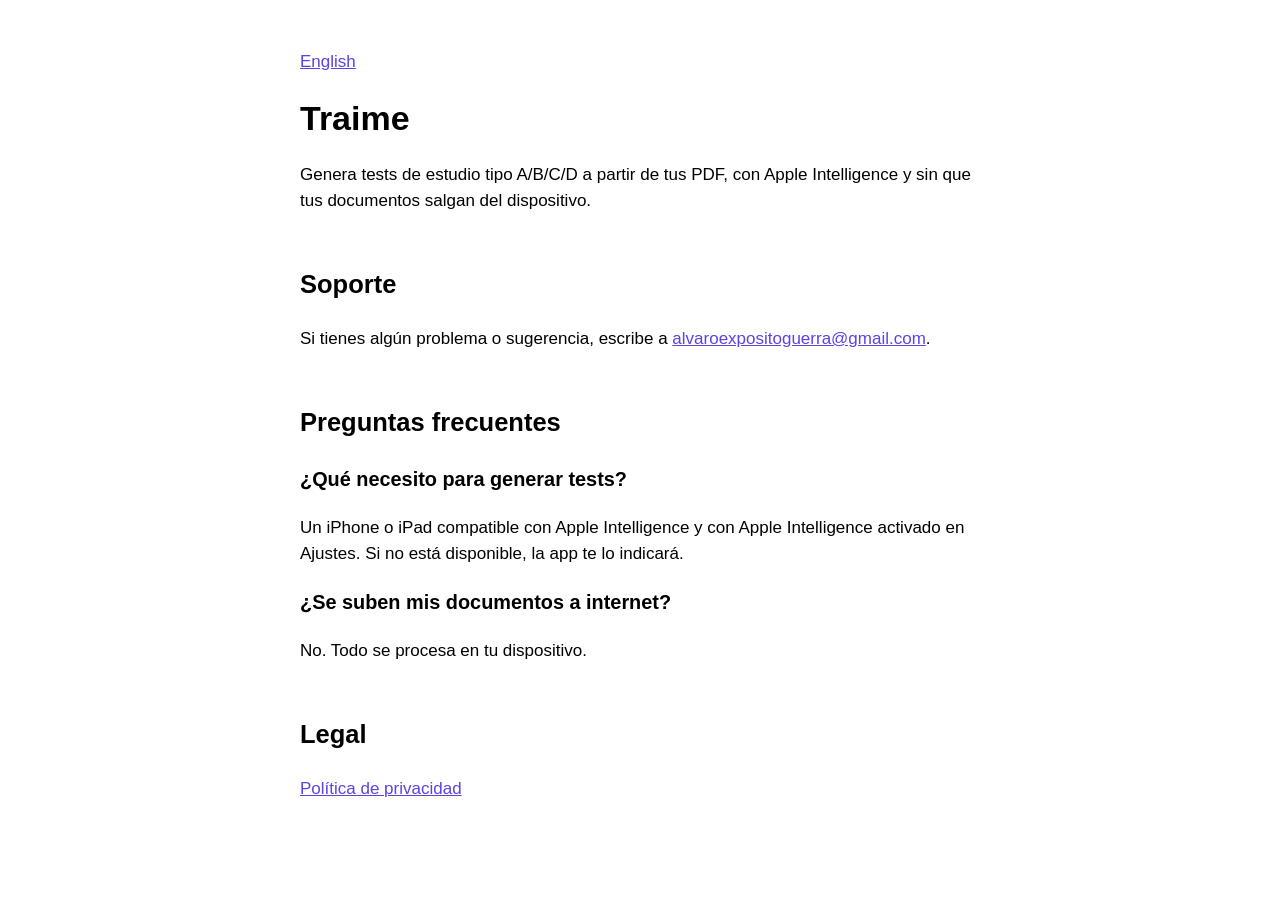
<file: index.html>
<!DOCTYPE html>
<html lang="es">
<head>
    <meta charset="utf-8">
    <meta name="viewport" content="width=device-width, initial-scale=1">
    <title>Traime · Soporte</title>
    <link rel="stylesheet" href="estilo.css">
</head>
<body>
<main>
    <p><a href="support.html" hreflang="en">English</a></p>
    <h1>Traime</h1>
    <p>Genera tests de estudio tipo A/B/C/D a partir de tus PDF, con Apple Intelligence y sin que tus documentos
    salgan del dispositivo.</p>

    <h2>Soporte</h2>
    <p>Si tienes algún problema o sugerencia, escribe a
    <a href="mailto:alvaroexpositoguerra@gmail.com">alvaroexpositoguerra@gmail.com</a>.</p>

    <h2>Preguntas frecuentes</h2>
    <h3>¿Qué necesito para generar tests?</h3>
    <p>Un iPhone o iPad compatible con Apple Intelligence y con Apple Intelligence activado en Ajustes. Si no está
    disponible, la app te lo indicará.</p>
    <h3>¿Se suben mis documentos a internet?</h3>
    <p>No. Todo se procesa en tu dispositivo.</p>

    <h2>Legal</h2>
    <p><a href="privacidad.html">Política de privacidad</a></p>
</main>
</body>
</html>
</file>
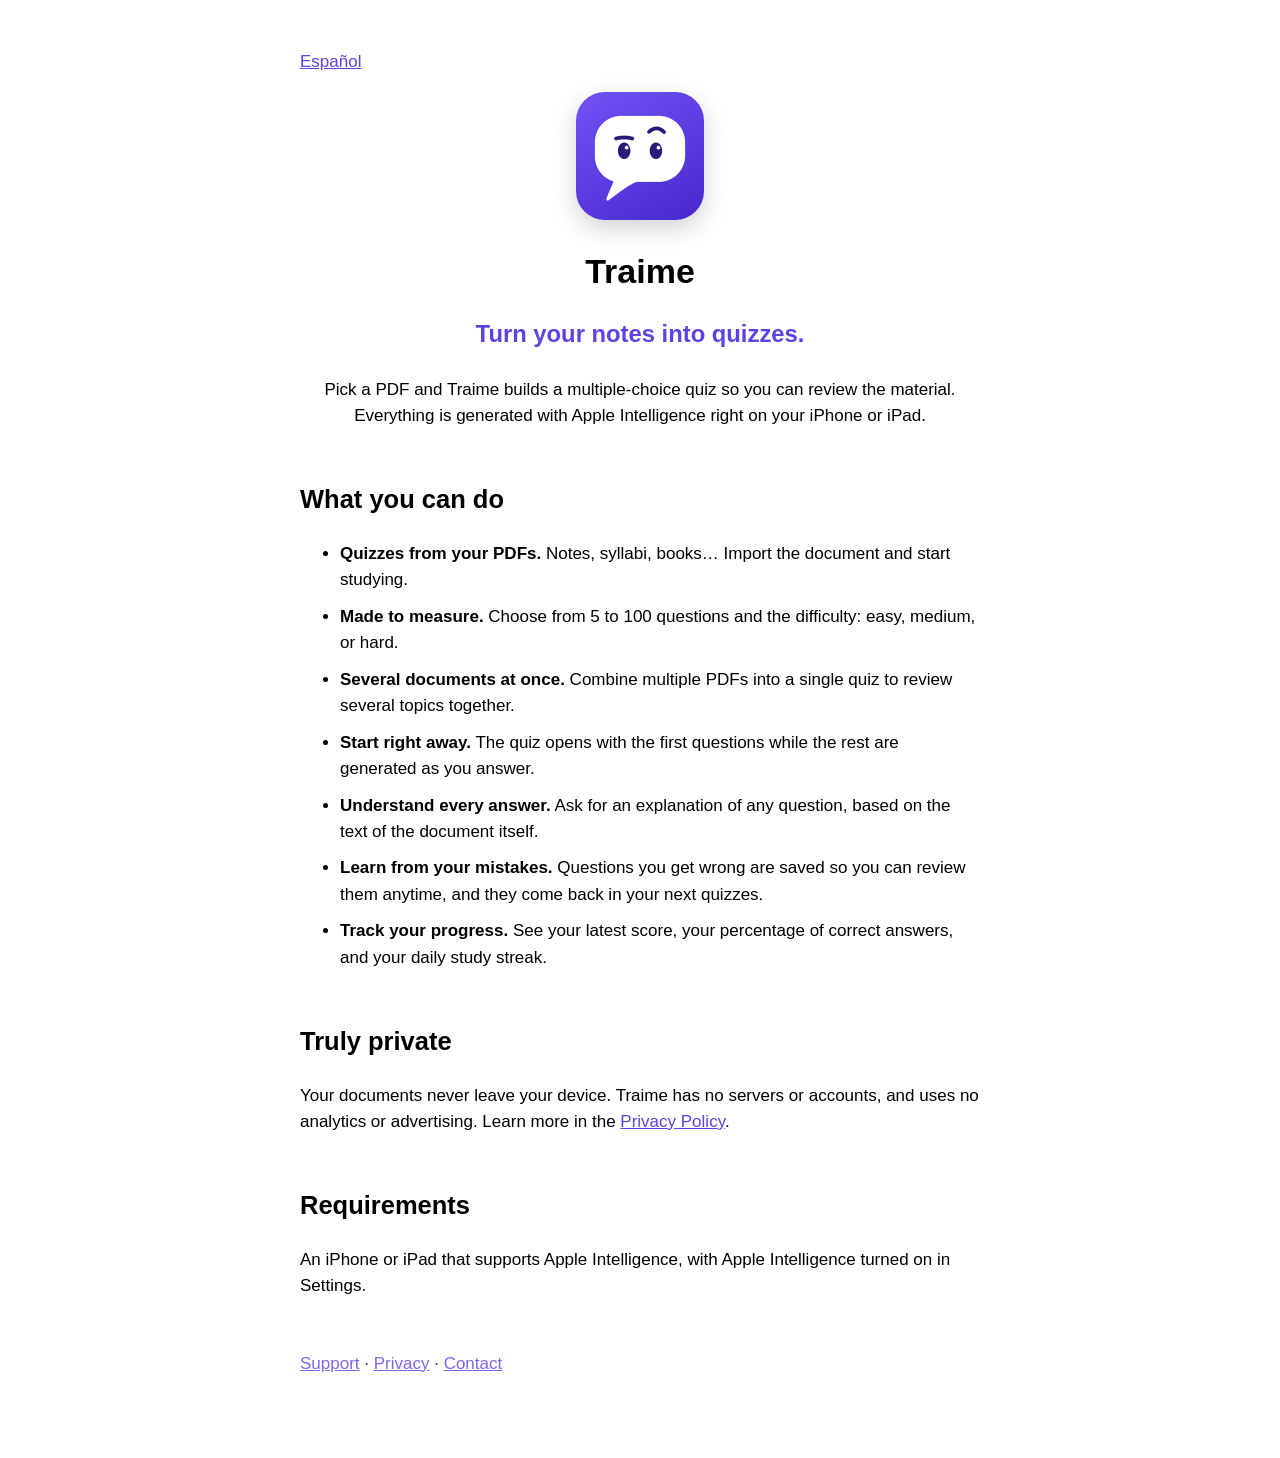
<file: about.html>
<!DOCTYPE html>
<html lang="en">
<head>
    <meta charset="utf-8">
    <meta name="viewport" content="width=device-width, initial-scale=1">
    <title>Traime · Turn your notes into quizzes</title>
    <meta name="description" content="Traime creates multiple-choice study quizzes from your PDFs with Apple Intelligence, without your documents ever leaving your device.">
    <link rel="stylesheet" href="estilo.css">
</head>
<body>
<main>
    <p><a href="presentacion.html" hreflang="es">Español</a></p>

    <header class="hero">
        <img class="icono" src="icono.png" width="128" height="128" alt="Traime icon">
        <h1>Traime</h1>
        <p class="lema">Turn your notes into quizzes.</p>
        <p>Pick a PDF and Traime builds a multiple-choice quiz so you can review the material.
        Everything is generated with Apple Intelligence right on your iPhone or iPad.</p>
    </header>

    <h2>What you can do</h2>
    <ul class="funciones">
        <li><strong>Quizzes from your PDFs.</strong> Notes, syllabi, books… Import the document and start
        studying.</li>
        <li><strong>Made to measure.</strong> Choose from 5 to 100 questions and the difficulty: easy, medium, or
        hard.</li>
        <li><strong>Several documents at once.</strong> Combine multiple PDFs into a single quiz to review several
        topics together.</li>
        <li><strong>Start right away.</strong> The quiz opens with the first questions while the rest are generated
        as you answer.</li>
        <li><strong>Understand every answer.</strong> Ask for an explanation of any question, based on the text of
        the document itself.</li>
        <li><strong>Learn from your mistakes.</strong> Questions you get wrong are saved so you can review them
        anytime, and they come back in your next quizzes.</li>
        <li><strong>Track your progress.</strong> See your latest score, your percentage of correct answers, and
        your daily study streak.</li>
    </ul>

    <h2>Truly private</h2>
    <p>Your documents never leave your device. Traime has no servers or accounts, and uses no analytics or
    advertising. Learn more in the <a href="privacy.html">Privacy Policy</a>.</p>

    <h2>Requirements</h2>
    <p>An iPhone or iPad that supports Apple Intelligence, with Apple Intelligence turned on in Settings.</p>

    <footer>
        <p><a href="support.html">Support</a> · <a href="privacy.html">Privacy</a> ·
        <a href="mailto:alvaroexpositoguerra@gmail.com">Contact</a></p>
    </footer>
</main>
</body>
</html>
</file>
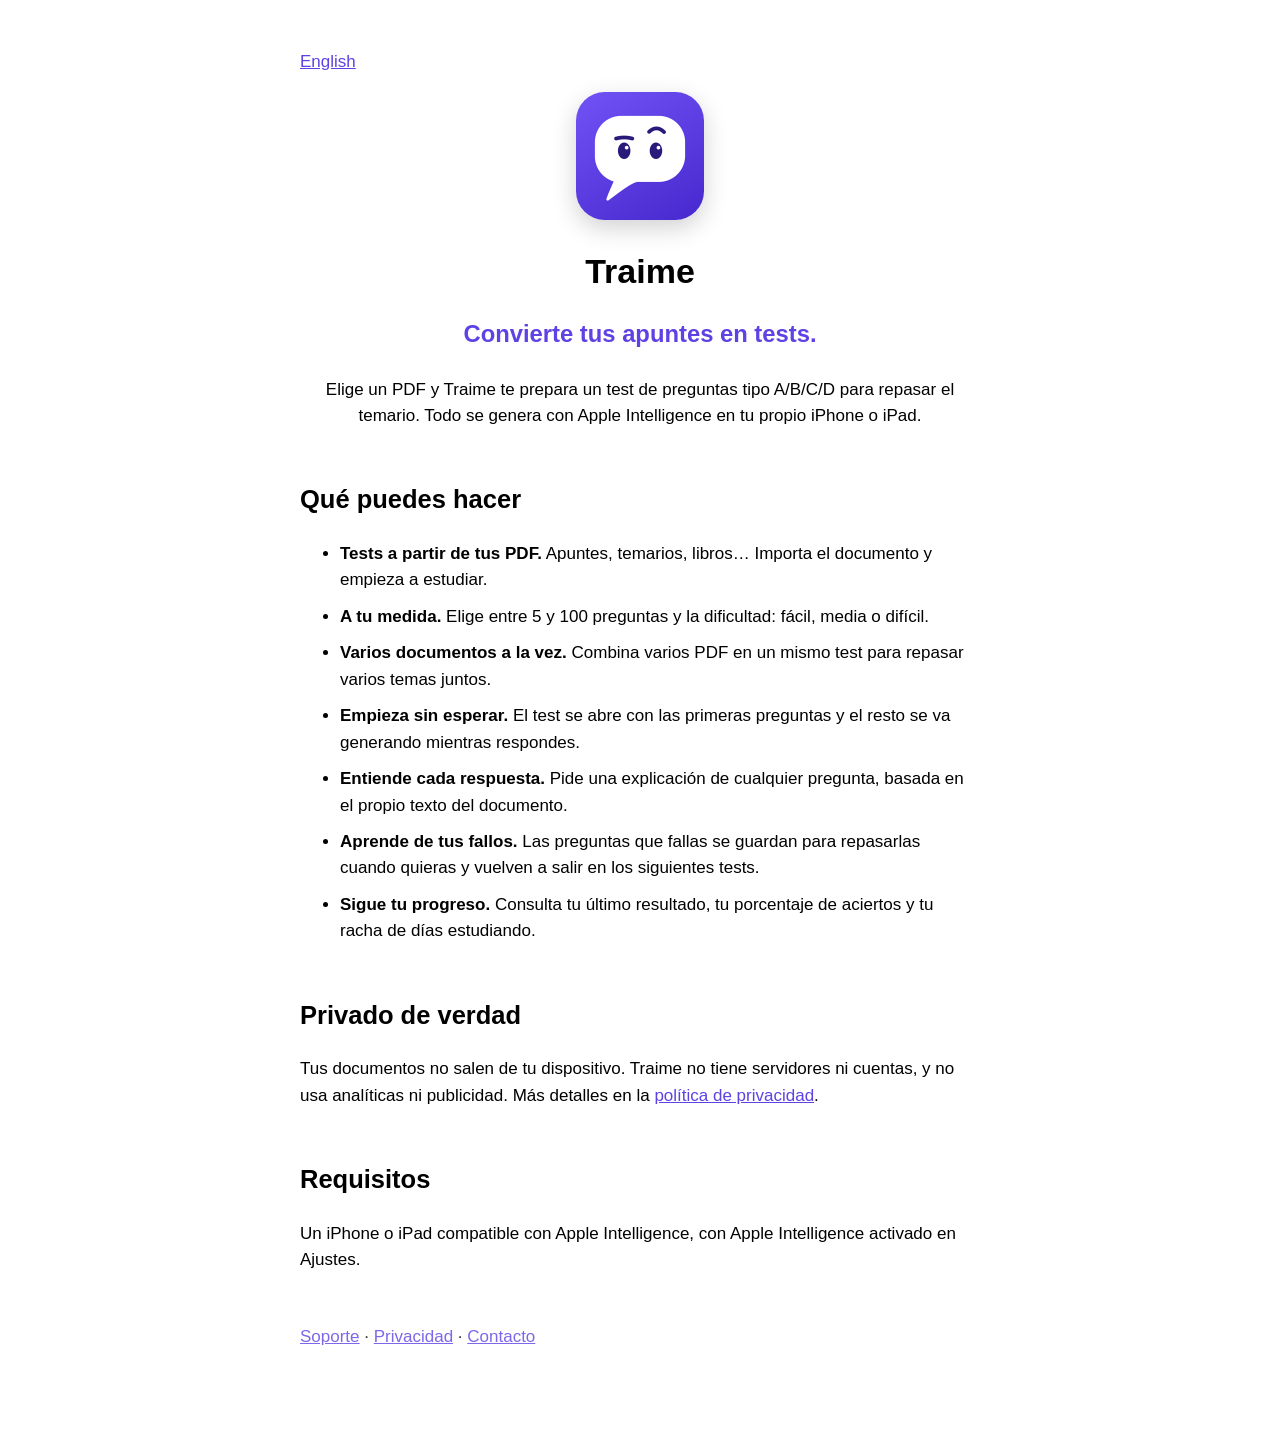
<file: presentacion.html>
<!DOCTYPE html>
<html lang="es">
<head>
    <meta charset="utf-8">
    <meta name="viewport" content="width=device-width, initial-scale=1">
    <title>Traime · Convierte tus apuntes en tests</title>
    <meta name="description" content="Traime genera tests de estudio tipo A/B/C/D a partir de tus PDF con Apple Intelligence, sin que tus documentos salgan del dispositivo.">
    <link rel="stylesheet" href="estilo.css">
</head>
<body>
<main>
    <p><a href="about.html" hreflang="en">English</a></p>

    <header class="hero">
        <img class="icono" src="icono.png" width="128" height="128" alt="Icono de Traime">
        <h1>Traime</h1>
        <p class="lema">Convierte tus apuntes en tests.</p>
        <p>Elige un PDF y Traime te prepara un test de preguntas tipo A/B/C/D para repasar el temario.
        Todo se genera con Apple Intelligence en tu propio iPhone o iPad.</p>
    </header>

    <h2>Qué puedes hacer</h2>
    <ul class="funciones">
        <li><strong>Tests a partir de tus PDF.</strong> Apuntes, temarios, libros… Importa el documento y empieza a
        estudiar.</li>
        <li><strong>A tu medida.</strong> Elige entre 5 y 100 preguntas y la dificultad: fácil, media o
        difícil.</li>
        <li><strong>Varios documentos a la vez.</strong> Combina varios PDF en un mismo test para repasar varios
        temas juntos.</li>
        <li><strong>Empieza sin esperar.</strong> El test se abre con las primeras preguntas y el resto se va
        generando mientras respondes.</li>
        <li><strong>Entiende cada respuesta.</strong> Pide una explicación de cualquier pregunta, basada en el
        propio texto del documento.</li>
        <li><strong>Aprende de tus fallos.</strong> Las preguntas que fallas se guardan para repasarlas cuando
        quieras y vuelven a salir en los siguientes tests.</li>
        <li><strong>Sigue tu progreso.</strong> Consulta tu último resultado, tu porcentaje de aciertos y tu
        racha de días estudiando.</li>
    </ul>

    <h2>Privado de verdad</h2>
    <p>Tus documentos no salen de tu dispositivo. Traime no tiene servidores ni cuentas, y no usa analíticas ni
    publicidad. Más detalles en la <a href="privacidad.html">política de privacidad</a>.</p>

    <h2>Requisitos</h2>
    <p>Un iPhone o iPad compatible con Apple Intelligence, con Apple Intelligence activado en Ajustes.</p>

    <footer>
        <p><a href="./">Soporte</a> · <a href="privacidad.html">Privacidad</a> ·
        <a href="mailto:alvaroexpositoguerra@gmail.com">Contacto</a></p>
    </footer>
</main>
</body>
</html>
</file>
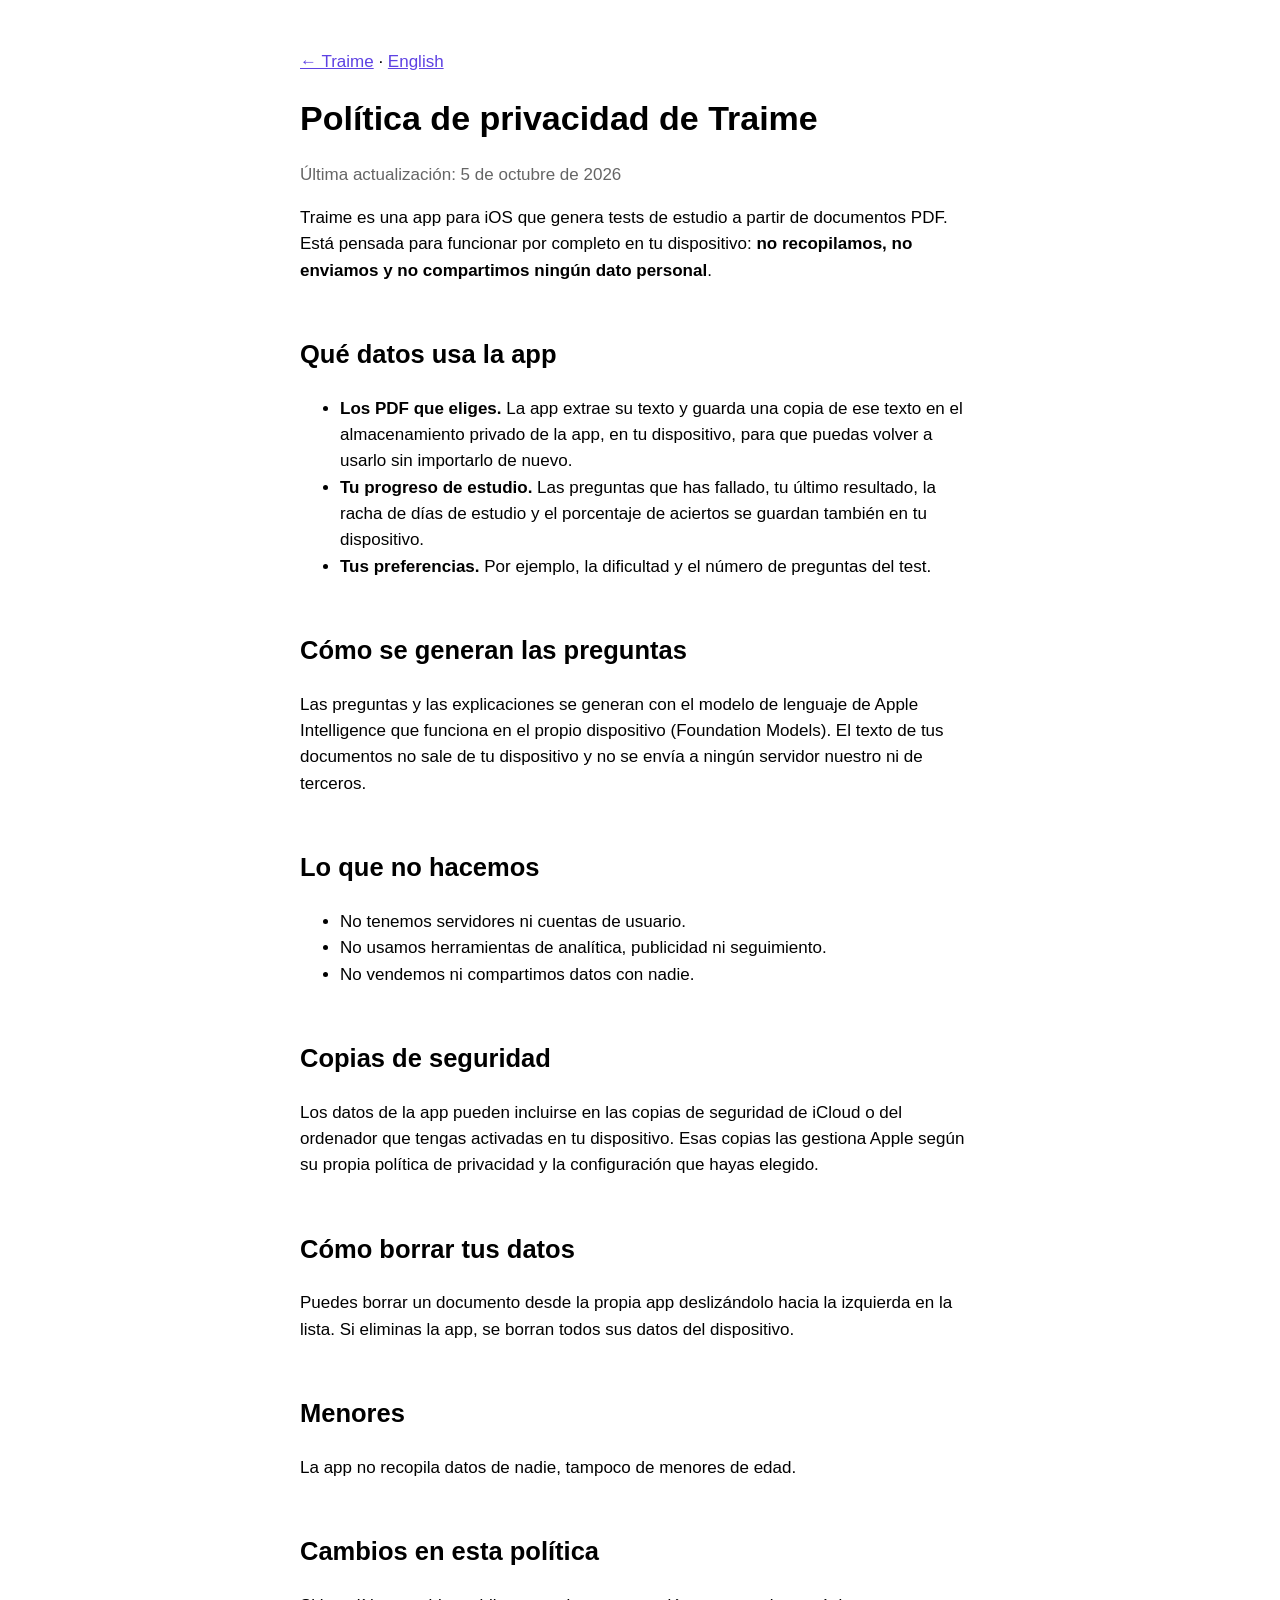
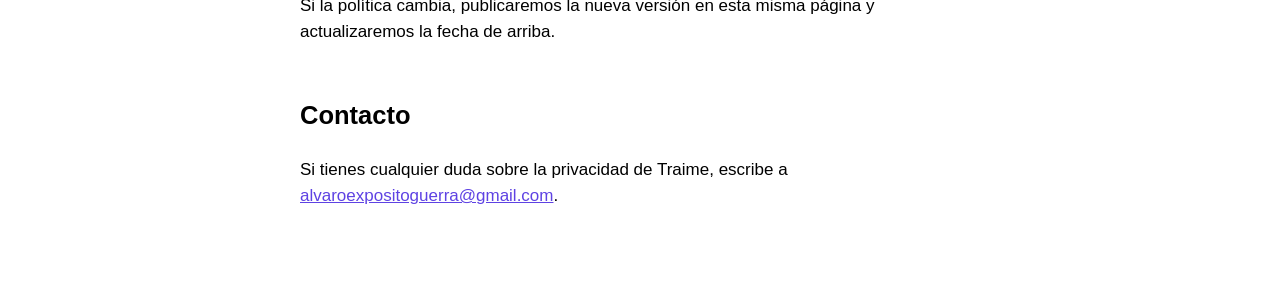
<file: privacidad.html>
<!DOCTYPE html>
<html lang="es">
<head>
    <meta charset="utf-8">
    <meta name="viewport" content="width=device-width, initial-scale=1">
    <title>Política de privacidad · Traime</title>
    <link rel="stylesheet" href="estilo.css">
</head>
<body>
<main>
    <p><a href="./">← Traime</a> · <a href="privacy.html" hreflang="en">English</a></p>
    <h1>Política de privacidad de Traime</h1>
    <p class="fecha">Última actualización: 5 de octubre de 2026</p>

    <p>Traime es una app para iOS que genera tests de estudio a partir de documentos PDF. Está pensada para
    funcionar por completo en tu dispositivo: <strong>no recopilamos, no enviamos y no compartimos ningún dato
    personal</strong>.</p>

    <h2>Qué datos usa la app</h2>
    <ul>
        <li><strong>Los PDF que eliges.</strong> La app extrae su texto y guarda una copia de ese texto en el
        almacenamiento privado de la app, en tu dispositivo, para que puedas volver a usarlo sin importarlo de
        nuevo.</li>
        <li><strong>Tu progreso de estudio.</strong> Las preguntas que has fallado, tu último resultado, la racha
        de días de estudio y el porcentaje de aciertos se guardan también en tu dispositivo.</li>
        <li><strong>Tus preferencias.</strong> Por ejemplo, la dificultad y el número de preguntas del test.</li>
    </ul>

    <h2>Cómo se generan las preguntas</h2>
    <p>Las preguntas y las explicaciones se generan con el modelo de lenguaje de Apple Intelligence que funciona
    en el propio dispositivo (Foundation Models). El texto de tus documentos no sale de tu dispositivo y no se
    envía a ningún servidor nuestro ni de terceros.</p>

    <h2>Lo que no hacemos</h2>
    <ul>
        <li>No tenemos servidores ni cuentas de usuario.</li>
        <li>No usamos herramientas de analítica, publicidad ni seguimiento.</li>
        <li>No vendemos ni compartimos datos con nadie.</li>
    </ul>

    <h2>Copias de seguridad</h2>
    <p>Los datos de la app pueden incluirse en las copias de seguridad de iCloud o del ordenador que tengas
    activadas en tu dispositivo. Esas copias las gestiona Apple según su propia política de privacidad y la
    configuración que hayas elegido.</p>

    <h2>Cómo borrar tus datos</h2>
    <p>Puedes borrar un documento desde la propia app deslizándolo hacia la izquierda en la lista. Si eliminas
    la app, se borran todos sus datos del dispositivo.</p>

    <h2>Menores</h2>
    <p>La app no recopila datos de nadie, tampoco de menores de edad.</p>

    <h2>Cambios en esta política</h2>
    <p>Si la política cambia, publicaremos la nueva versión en esta misma página y actualizaremos la fecha de
    arriba.</p>

    <h2>Contacto</h2>
    <p>Si tienes cualquier duda sobre la privacidad de Traime, escribe a
    <a href="mailto:alvaroexpositoguerra@gmail.com">alvaroexpositoguerra@gmail.com</a>.</p>
</main>
</body>
</html>
</file>
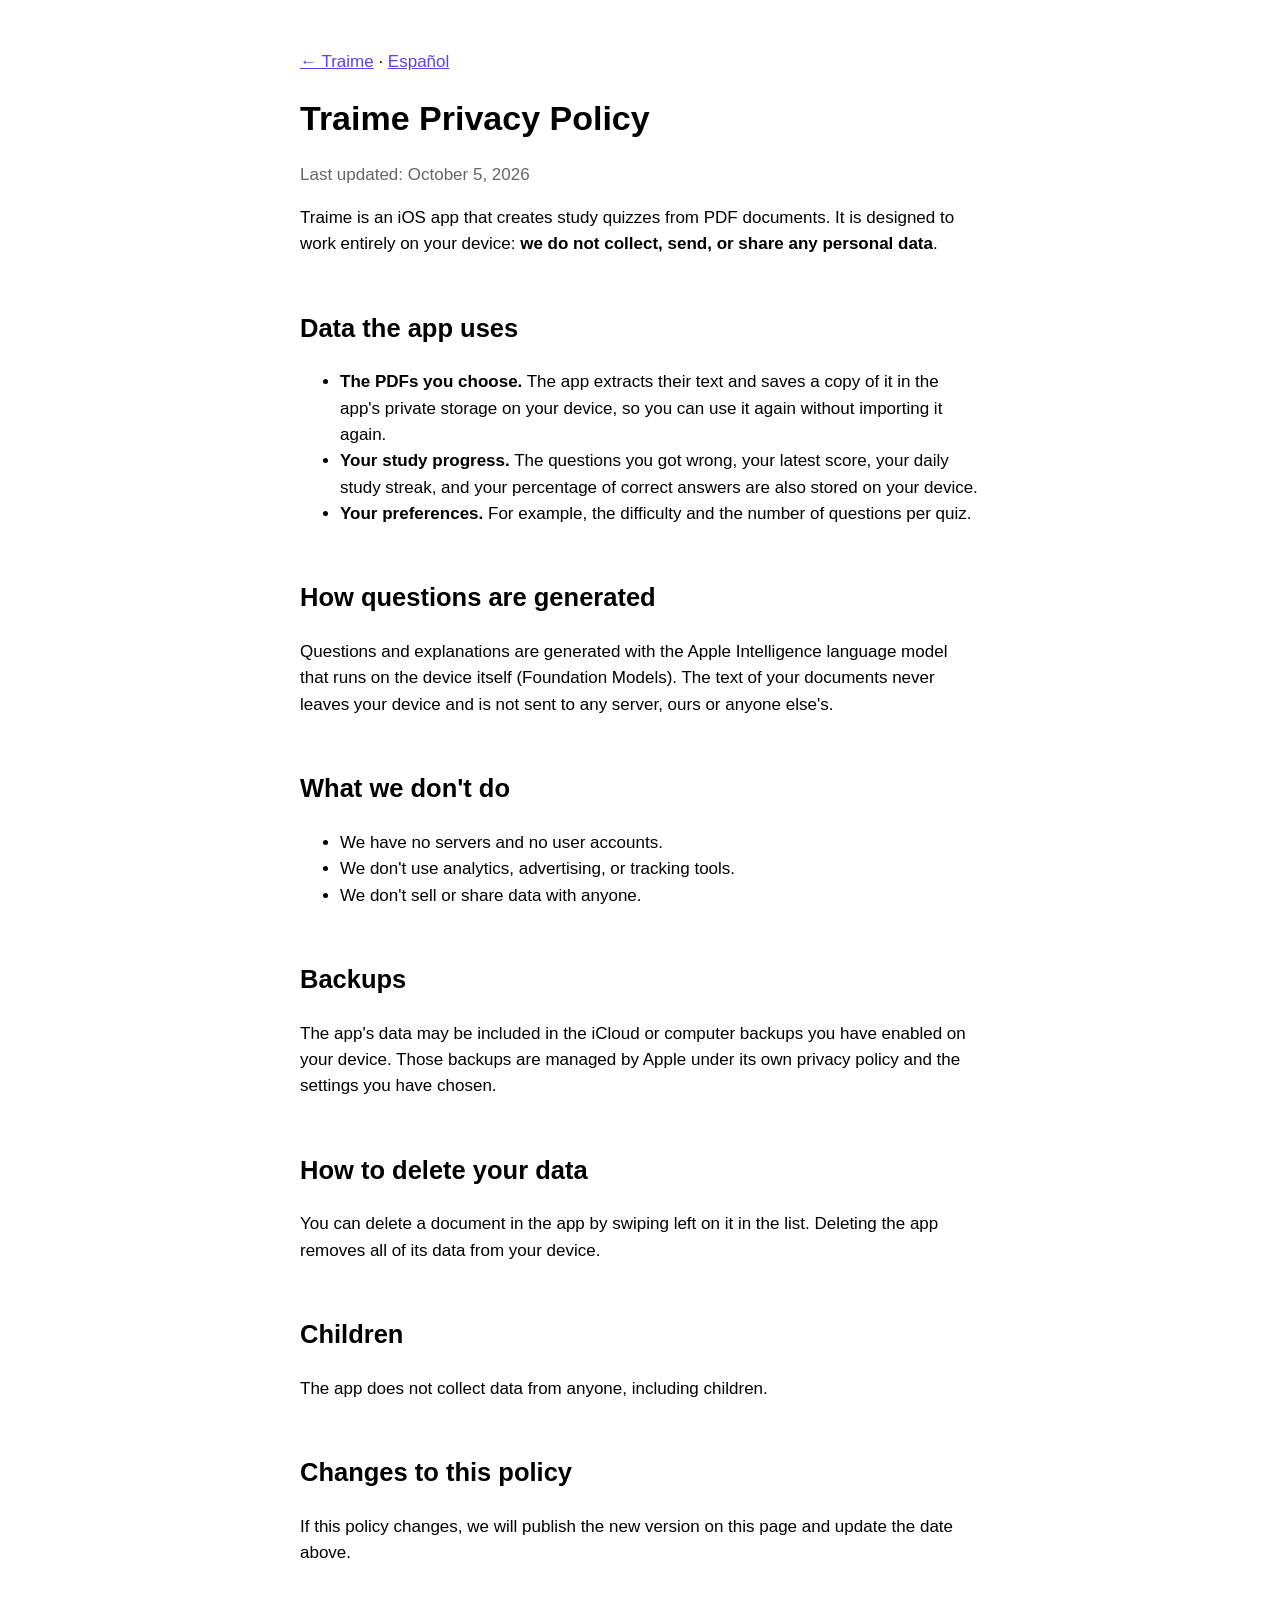
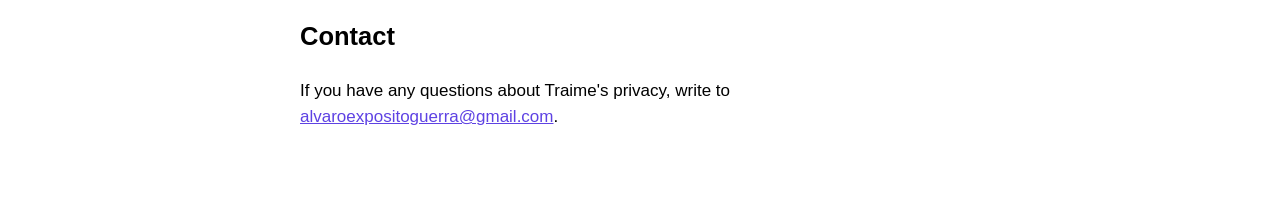
<file: privacy.html>
<!DOCTYPE html>
<html lang="en">
<head>
    <meta charset="utf-8">
    <meta name="viewport" content="width=device-width, initial-scale=1">
    <title>Privacy Policy · Traime</title>
    <link rel="stylesheet" href="estilo.css">
</head>
<body>
<main>
    <p><a href="support.html">← Traime</a> · <a href="privacidad.html" hreflang="es">Español</a></p>
    <h1>Traime Privacy Policy</h1>
    <p class="fecha">Last updated: October 5, 2026</p>

    <p>Traime is an iOS app that creates study quizzes from PDF documents. It is designed to work entirely on your
    device: <strong>we do not collect, send, or share any personal data</strong>.</p>

    <h2>Data the app uses</h2>
    <ul>
        <li><strong>The PDFs you choose.</strong> The app extracts their text and saves a copy of it in the app's
        private storage on your device, so you can use it again without importing it again.</li>
        <li><strong>Your study progress.</strong> The questions you got wrong, your latest score, your daily study
        streak, and your percentage of correct answers are also stored on your device.</li>
        <li><strong>Your preferences.</strong> For example, the difficulty and the number of questions per
        quiz.</li>
    </ul>

    <h2>How questions are generated</h2>
    <p>Questions and explanations are generated with the Apple Intelligence language model that runs on the device
    itself (Foundation Models). The text of your documents never leaves your device and is not sent to any server,
    ours or anyone else's.</p>

    <h2>What we don't do</h2>
    <ul>
        <li>We have no servers and no user accounts.</li>
        <li>We don't use analytics, advertising, or tracking tools.</li>
        <li>We don't sell or share data with anyone.</li>
    </ul>

    <h2>Backups</h2>
    <p>The app's data may be included in the iCloud or computer backups you have enabled on your device. Those
    backups are managed by Apple under its own privacy policy and the settings you have chosen.</p>

    <h2>How to delete your data</h2>
    <p>You can delete a document in the app by swiping left on it in the list. Deleting the app removes all of its
    data from your device.</p>

    <h2>Children</h2>
    <p>The app does not collect data from anyone, including children.</p>

    <h2>Changes to this policy</h2>
    <p>If this policy changes, we will publish the new version on this page and update the date above.</p>

    <h2>Contact</h2>
    <p>If you have any questions about Traime's privacy, write to
    <a href="mailto:alvaroexpositoguerra@gmail.com">alvaroexpositoguerra@gmail.com</a>.</p>
</main>
</body>
</html>
</file>
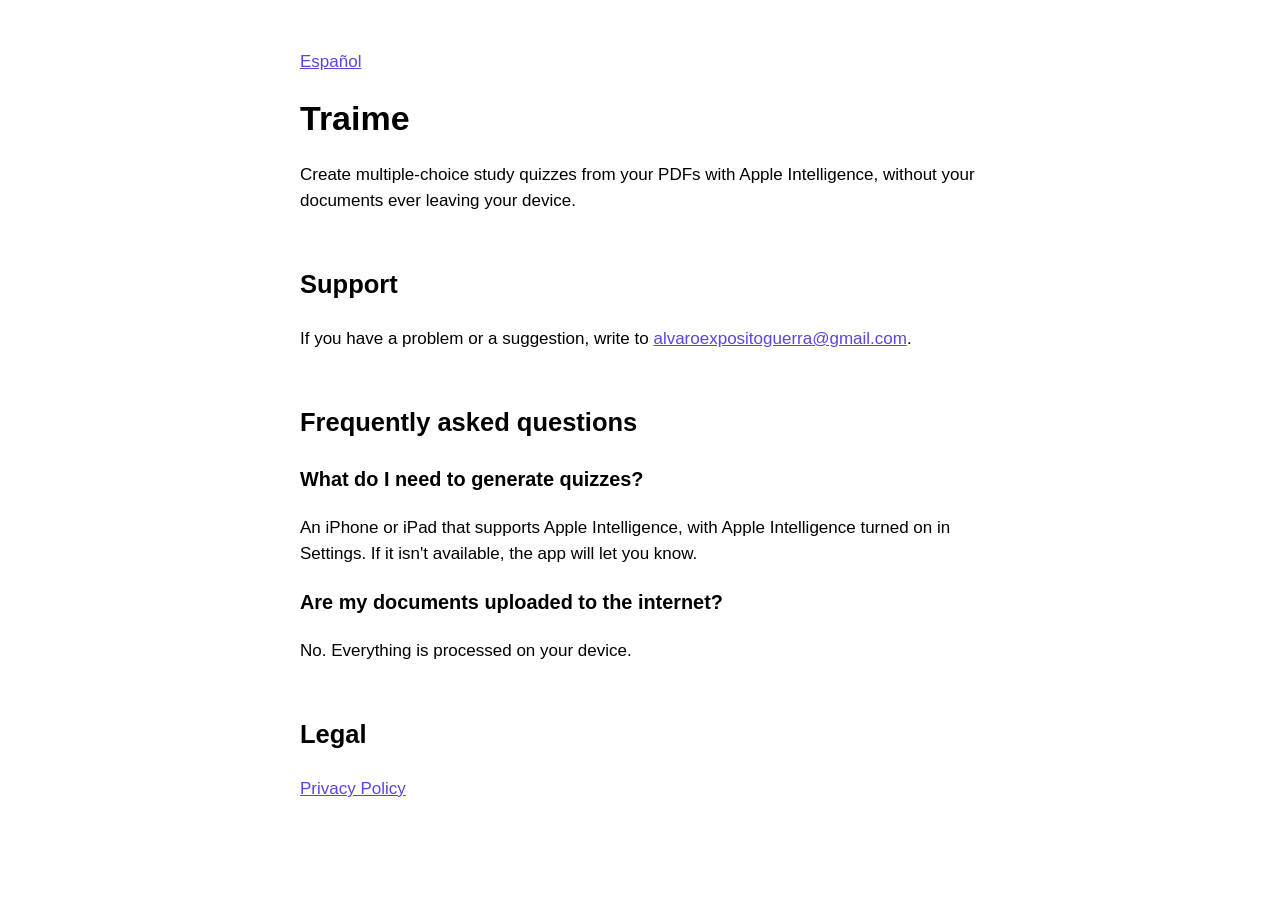
<file: support.html>
<!DOCTYPE html>
<html lang="en">
<head>
    <meta charset="utf-8">
    <meta name="viewport" content="width=device-width, initial-scale=1">
    <title>Traime · Support</title>
    <link rel="stylesheet" href="estilo.css">
</head>
<body>
<main>
    <p><a href="./" hreflang="es">Español</a></p>
    <h1>Traime</h1>
    <p>Create multiple-choice study quizzes from your PDFs with Apple Intelligence, without your documents ever
    leaving your device.</p>

    <h2>Support</h2>
    <p>If you have a problem or a suggestion, write to
    <a href="mailto:alvaroexpositoguerra@gmail.com">alvaroexpositoguerra@gmail.com</a>.</p>

    <h2>Frequently asked questions</h2>
    <h3>What do I need to generate quizzes?</h3>
    <p>An iPhone or iPad that supports Apple Intelligence, with Apple Intelligence turned on in Settings. If it isn't
    available, the app will let you know.</p>
    <h3>Are my documents uploaded to the internet?</h3>
    <p>No. Everything is processed on your device.</p>

    <h2>Legal</h2>
    <p><a href="privacy.html">Privacy Policy</a></p>
</main>
</body>
</html>
</file>
<file: estilo.css>
:root {
    color-scheme: light dark;
    --acento: #5E42E3;
}

body {
    margin: 0;
    font: 17px/1.55 -apple-system, BlinkMacSystemFont, "Helvetica Neue", sans-serif;
}

main {
    max-width: 680px;
    margin: 0 auto;
    padding: 32px 20px 64px;
}

a {
    color: var(--acento);
}

h1 {
    line-height: 1.2;
}

h2 {
    margin-top: 2em;
}

.fecha {
    opacity: 0.6;
}

.hero {
    text-align: center;
}

.icono {
    border-radius: 22.37%;
    box-shadow: 0 8px 24px rgb(0 0 0 / 0.18);
}

.lema {
    font-size: 1.4em;
    font-weight: 600;
    color: var(--acento);
}

.funciones li {
    margin-bottom: 0.6em;
}

footer {
    margin-top: 3em;
    opacity: 0.8;
}

@media (prefers-color-scheme: dark) {
    :root {
        --acento: #9C8BF5;
    }
}
</file>
